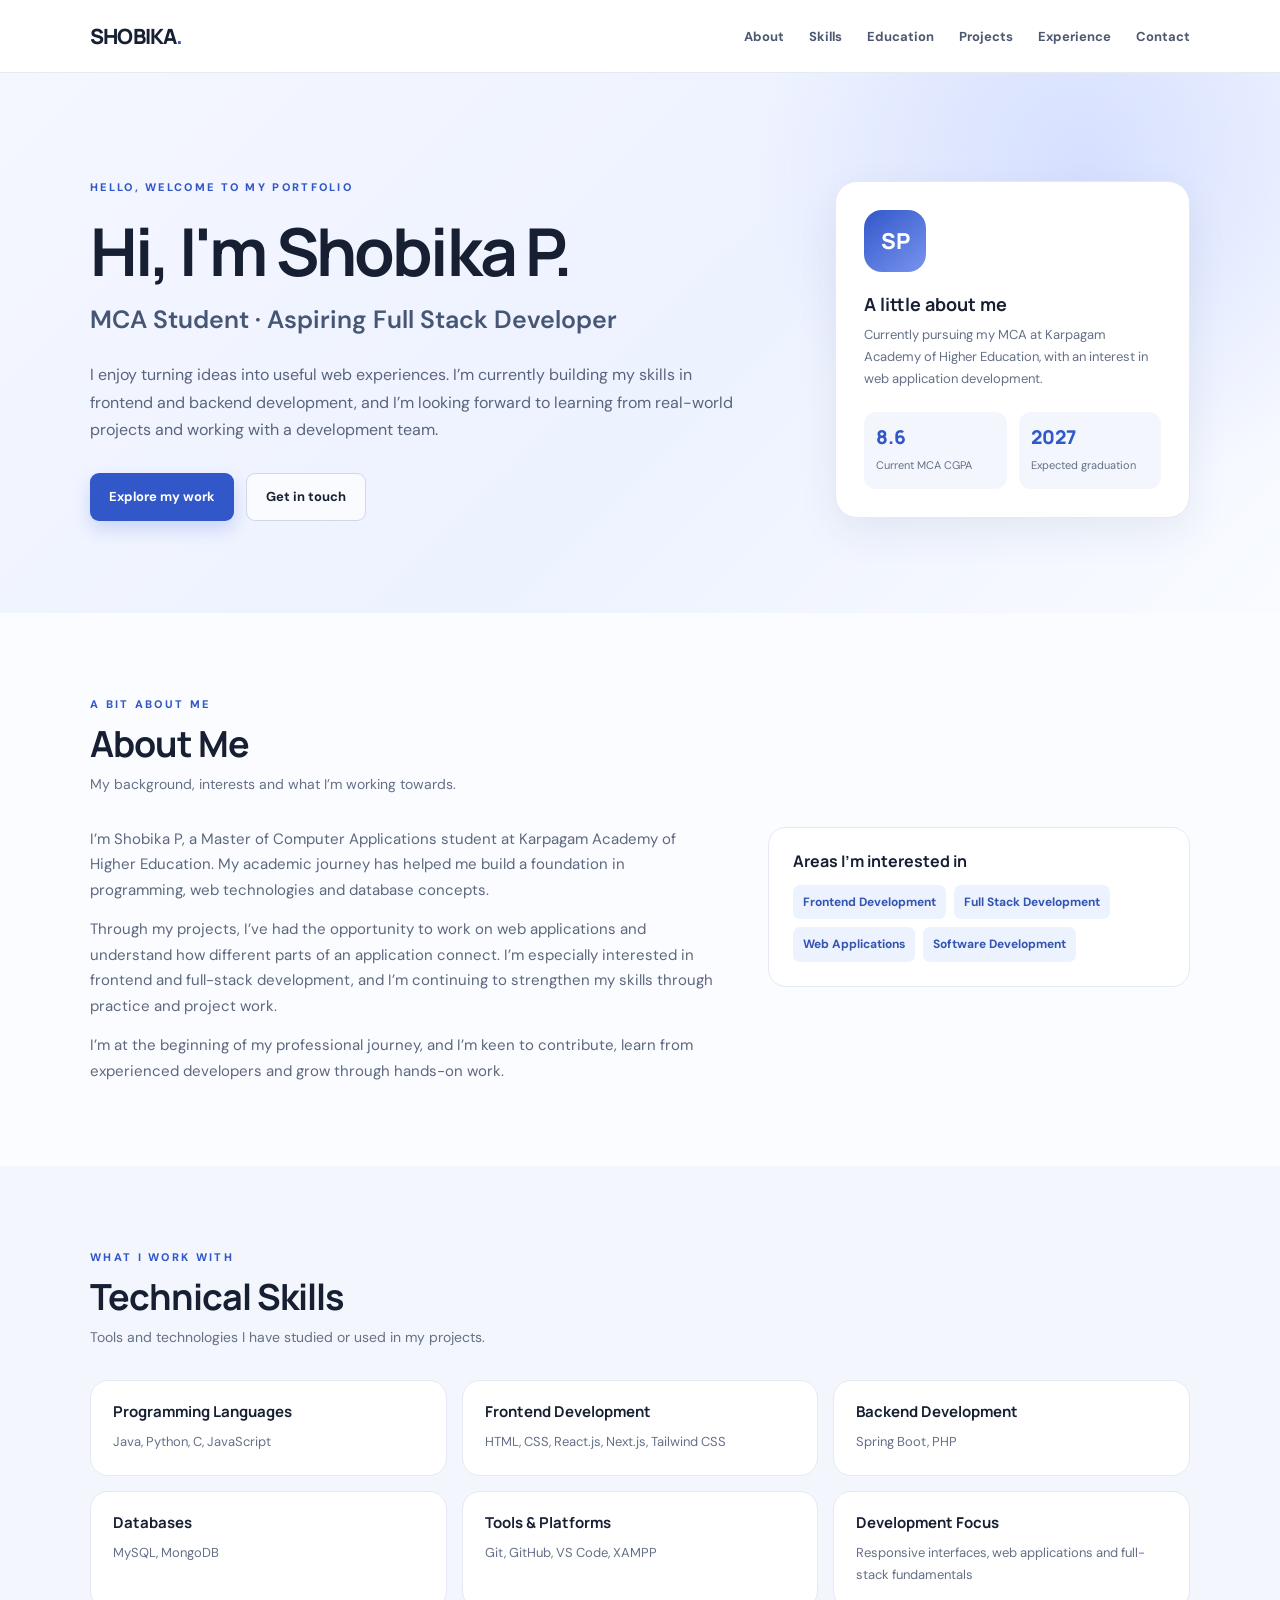
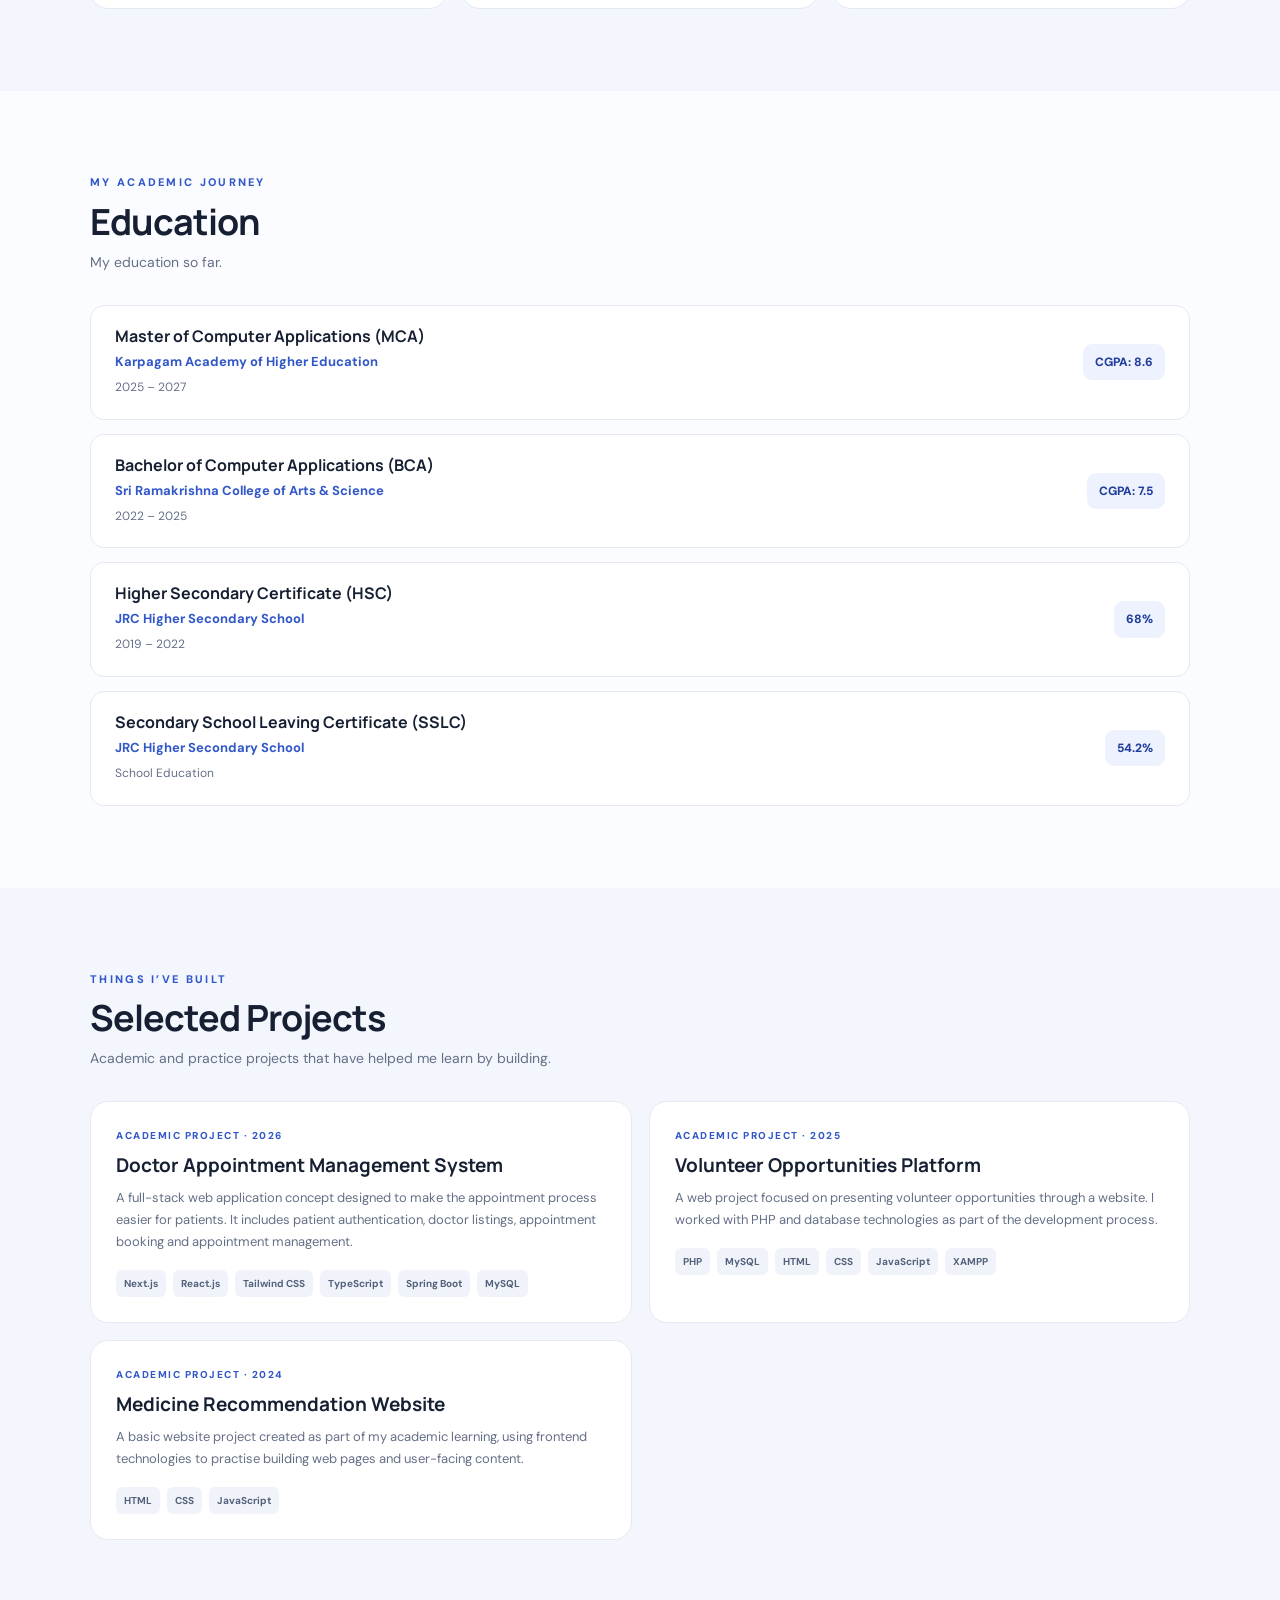
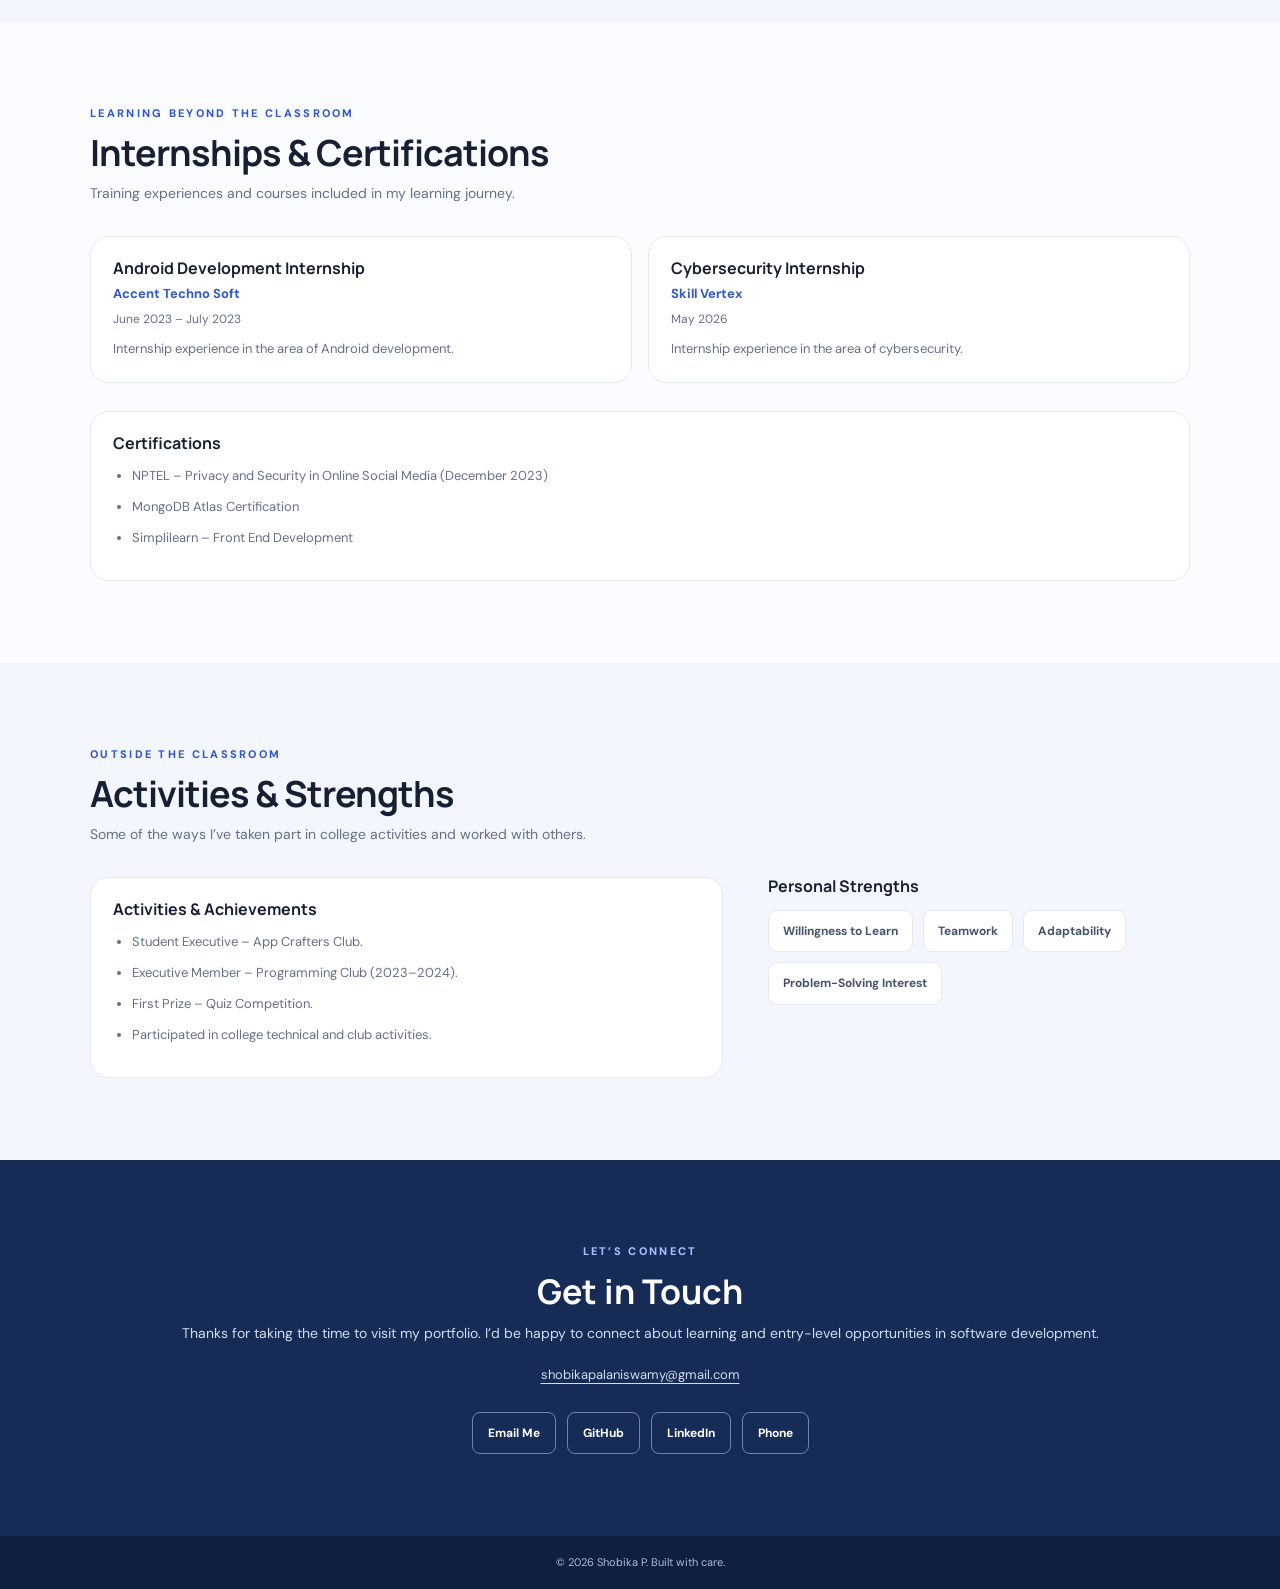
<file: index.html>
<!DOCTYPE html>
<html lang="en">
<head>
  <meta charset="UTF-8">
  <meta name="viewport" content="width=device-width, initial-scale=1.0">
  <meta name="description" content="Shobika P — MCA student and aspiring full-stack developer.">
  <title>Shobika P | Developer Portfolio</title>

  <link rel="preconnect" href="https://fonts.googleapis.com">
  <link rel="preconnect" href="https://fonts.gstatic.com" crossorigin>
  <link href="https://fonts.googleapis.com/css2?family=DM+Sans:wght@400;500;600;700&family=Manrope:wght@400;500;600;700;800&display=swap" rel="stylesheet">

  <style>
    :root {
      --ink: #172033;
      --muted: #657087;
      --blue: #3157c8;
      --blue-dark: #203d9b;
      --pale: #f3f6fc;
      --line: #e4e9f2;
      --radius: 18px;
      --shadow: 0 14px 40px rgba(28, 48, 94, .08);
    }

    * { box-sizing: border-box; margin: 0; padding: 0; }

    html {
      scroll-behavior: smooth;
      scroll-padding-top: 88px;
    }

    body {
      font-family: "DM Sans", sans-serif;
      color: var(--ink);
      background: #fbfcff;
      line-height: 1.7;
    }

    a { color: inherit; text-decoration: none; }

    .wrap {
      width: min(1100px, calc(100% - 44px));
      margin: auto;
    }

    .nav {
      position: sticky;
      top: 0;
      z-index: 20;
      background: rgba(255,255,255,.94);
      backdrop-filter: blur(14px);
      border-bottom: 1px solid var(--line);
    }

    .nav-inner {
      min-height: 72px;
      display: flex;
      align-items: center;
      justify-content: space-between;
      gap: 24px;
    }

    .brand {
      font: 800 21px "Manrope", sans-serif;
      letter-spacing: -.8px;
    }

    .brand span { color: var(--blue); }

    .nav-links {
      display: flex;
      align-items: center;
      gap: 25px;
      list-style: none;
    }

    .nav-links a {
      color: #4e5870;
      font-size: 13px;
      font-weight: 700;
      transition: color .2s;
    }

    .nav-links a:hover { color: var(--blue); }

    .menu-btn {
      display: none;
      border: 1px solid var(--line);
      background: white;
      border-radius: 10px;
      padding: 8px 12px;
      font: inherit;
      cursor: pointer;
    }

    .hero {
      padding: 105px 0 92px;
      background:
        radial-gradient(circle at 85% 18%, rgba(130,157,255,.23), transparent 28%),
        linear-gradient(135deg,#f5f7ff 0%,#edf2ff 55%,#f9fbff 100%);
    }

    .hero-grid {
      display: grid;
      grid-template-columns: 1.45fr .75fr;
      align-items: center;
      gap: 60px;
    }

    .eyebrow {
      color: var(--blue);
      text-transform: uppercase;
      letter-spacing: 2.3px;
      font-size: 11px;
      font-weight: 800;
    }

    h1, h2, h3 {
      font-family: "Manrope", sans-serif;
      line-height: 1.2;
    }

    h1 {
      font-size: clamp(42px, 6vw, 66px);
      letter-spacing: -2.8px;
      margin: 15px 0 8px;
    }

    .role {
      font-size: clamp(19px, 2.5vw, 25px);
      color: #465675;
      font-weight: 600;
      margin-bottom: 20px;
    }

    .intro {
      max-width: 650px;
      color: #59657d;
      font-size: 16px;
    }

    .actions {
      display: flex;
      flex-wrap: wrap;
      gap: 12px;
      margin-top: 30px;
    }

    .btn {
      display: inline-flex;
      align-items: center;
      justify-content: center;
      padding: 12px 19px;
      border-radius: 9px;
      font-size: 13px;
      font-weight: 700;
      transition: transform .2s, background .2s;
    }

    .btn:hover { transform: translateY(-2px); }

    .primary {
      color: white;
      background: var(--blue);
      box-shadow: 0 8px 18px rgba(49,87,200,.2);
    }

    .primary:hover { background: var(--blue-dark); }

    .secondary {
      color: var(--ink);
      border: 1px solid #cfd7e8;
      background: rgba(255,255,255,.7);
    }

    .hero-note {
      background: white;
      border: 1px solid #e3e9f5;
      border-radius: 22px;
      padding: 28px;
      box-shadow: var(--shadow);
    }

    .initials {
      width: 62px;
      height: 62px;
      display: grid;
      place-items: center;
      border-radius: 18px;
      color: white;
      background: linear-gradient(140deg,#3157c8,#7894ef);
      font: 800 22px "Manrope";
      margin-bottom: 22px;
    }

    .hero-note h3 { font-size: 18px; margin-bottom: 8px; }
    .hero-note p { color: var(--muted); font-size: 13px; }

    .quick-facts {
      display: grid;
      grid-template-columns: 1fr 1fr;
      gap: 12px;
      margin-top: 22px;
    }

    .fact {
      padding: 12px;
      background: var(--pale);
      border-radius: 12px;
    }

    .fact strong {
      display: block;
      font: 800 19px "Manrope";
      color: var(--blue);
    }

    .fact span { color: var(--muted); font-size: 11px; }

    section { padding: 82px 0; }

    .section-head { margin-bottom: 30px; }

    .section-head h2 {
      font-size: clamp(28px,4vw,36px);
      letter-spacing: -1px;
      margin: 8px 0;
    }

    .section-head p {
      color: var(--muted);
      font-size: 14px;
    }

    .about-grid {
      display: grid;
      grid-template-columns: 1.2fr .8fr;
      gap: 45px;
      align-items: start;
    }

    .about-copy { color: #5d687e; font-size: 15px; }
    .about-copy p + p { margin-top: 14px; }

    .interest-card {
      padding: 24px;
      border: 1px solid var(--line);
      border-radius: var(--radius);
      background: white;
    }

    .interest-card h3 { font-size: 16px; margin-bottom: 14px; }

    .interest-list {
      display: flex;
      flex-wrap: wrap;
      gap: 8px;
    }

    .chip {
      display: inline-block;
      background: #edf2ff;
      color: #3454b2;
      border-radius: 7px;
      padding: 7px 10px;
      font-size: 12px;
      font-weight: 700;
    }

    .soft { background: var(--pale); }

    .skills-grid {
      display: grid;
      grid-template-columns: repeat(3,1fr);
      gap: 15px;
    }

    .skill-card, .card {
      background: white;
      border: 1px solid var(--line);
      border-radius: var(--radius);
      padding: 22px;
    }

    .skill-card h3 { font-size: 15px; margin-bottom: 10px; }
    .skill-card p { color: var(--muted); font-size: 13px; }

    .education-list { display: grid; gap: 14px; }

    .education-card {
      background: white;
      border: 1px solid var(--line);
      border-radius: 14px;
      padding: 21px 24px;
      display: grid;
      grid-template-columns: 1fr auto;
      gap: 18px;
    }

    .education-card h3 { font-size: 16px; }

    .institution {
      color: var(--blue);
      font-size: 13px;
      font-weight: 700;
      margin-top: 5px;
    }

    .date { color: var(--muted); font-size: 12px; margin-top: 4px; }

    .score {
      align-self: center;
      background: #eef2ff;
      color: var(--blue-dark);
      border-radius: 9px;
      padding: 8px 12px;
      font-size: 12px;
      font-weight: 800;
      white-space: nowrap;
    }

    .project-grid {
      display: grid;
      grid-template-columns: repeat(2,1fr);
      gap: 17px;
    }

    .project-card {
      background: white;
      border: 1px solid var(--line);
      border-radius: var(--radius);
      padding: 25px;
      transition: transform .2s, box-shadow .2s;
    }

    .project-card:hover {
      transform: translateY(-4px);
      box-shadow: var(--shadow);
    }

    .project-meta {
      color: var(--blue);
      font-size: 10px;
      font-weight: 800;
      letter-spacing: 1.5px;
    }

    .project-card h3 { font-size: 19px; margin: 10px 0; }
    .project-card p { color: var(--muted); font-size: 13px; }

    .tags {
      display: flex;
      flex-wrap: wrap;
      gap: 7px;
      margin-top: 17px;
    }

    .tags span {
      background: #f0f3fa;
      color: #53617a;
      border-radius: 6px;
      padding: 5px 8px;
      font-size: 10px;
      font-weight: 700;
    }

    .timeline {
      display: grid;
      grid-template-columns: 1fr 1fr;
      gap: 16px;
    }

    .timeline .card h3 { font-size: 16px; }

    .timeline .card p {
      color: var(--muted);
      font-size: 13px;
      margin-top: 8px;
    }

    .plain-list {
      padding-left: 19px;
      color: var(--muted);
      font-size: 13px;
    }

    .plain-list li { margin: 9px 0; }

    .strengths {
      display: flex;
      flex-wrap: wrap;
      gap: 10px;
    }

    .strengths span {
      background: white;
      border: 1px solid var(--line);
      padding: 10px 14px;
      border-radius: 9px;
      color: #46536c;
      font-size: 12px;
      font-weight: 700;
    }

    .contact {
      color: white;
      background: #172b57;
      text-align: center;
    }

    .contact .eyebrow { color: #aebfff; }
    .contact h2 { font-size: 34px; margin: 10px 0; }
    .contact p { color: #d4dcf1; font-size: 14px; }

    .contact-links {
      display: flex;
      flex-wrap: wrap;
      justify-content: center;
      gap: 11px;
      margin-top: 25px;
    }

    .contact-links a {
      border: 1px solid #7183b3;
      border-radius: 8px;
      padding: 10px 15px;
      font-size: 12px;
      font-weight: 700;
      transition: background .2s;
    }

    .contact-links a:hover { background: #29447f; }

    .email-address {
      display: inline-block;
      margin-top: 18px;
      color: #d4dcf1;
      font-size: 13px;
      text-decoration: underline;
      text-underline-offset: 4px;
    }

    footer {
      background: #101f40;
      color: #aebbd9;
      text-align: center;
      padding: 17px;
      font-size: 11px;
    }

    @media (max-width: 820px) {
      .hero-grid, .about-grid { grid-template-columns: 1fr; gap: 30px; }
      .hero-note { max-width: 470px; }
      .skills-grid { grid-template-columns: repeat(2,1fr); }
    }

    @media (max-width: 650px) {
      .nav-inner { min-height: 65px; }
      .menu-btn { display: block; }

      .nav-links {
        display: none;
        position: absolute;
        top: 64px;
        left: 0;
        right: 0;
        padding: 18px 22px;
        background: white;
        border-bottom: 1px solid var(--line);
        flex-direction: column;
        align-items: flex-start;
        gap: 14px;
      }

      .nav-links.open { display: flex; }
      .hero { padding: 75px 0 65px; }
      section { padding: 62px 0; }

      .skills-grid, .project-grid, .timeline {
        grid-template-columns: 1fr;
      }

      .education-card {
        grid-template-columns: 1fr;
        gap: 8px;
      }

      .score { justify-self: start; }
      h1 { letter-spacing: -1.8px; }
    }
  </style>
</head>

<body>

  <header class="nav">
    <div class="wrap nav-inner">
      <a class="brand" href="#home">SHOBIKA<span>.</span></a>

      <button class="menu-btn" id="menuBtn"
        aria-label="Toggle navigation" aria-expanded="false">
        Menu
      </button>

      <ul class="nav-links" id="navLinks">
        <li><a href="#about">About</a></li>
        <li><a href="#skills">Skills</a></li>
        <li><a href="#education">Education</a></li>
        <li><a href="#projects">Projects</a></li>
        <li><a href="#experience">Experience</a></li>
        <li><a href="#contact">Contact</a></li>
      </ul>
    </div>
  </header>

  <main>

    <section class="hero" id="home">
      <div class="wrap hero-grid">
        <div>
          <div class="eyebrow">Hello, welcome to my portfolio</div>
          <h1>Hi, I'm Shobika P.</h1>
          <div class="role">MCA Student · Aspiring Full Stack Developer</div>

          <p class="intro">
            I enjoy turning ideas into useful web experiences. I’m currently
            building my skills in frontend and backend development, and I’m
            looking forward to learning from real-world projects and working
            with a development team.
          </p>

          <div class="actions">
            <a class="btn primary" href="#projects">Explore my work</a>
            <a class="btn secondary" href="#contact">Get in touch</a>
          </div>
        </div>

        <aside class="hero-note">
          <div class="initials">SP</div>
          <h3>A little about me</h3>
          <p>
            Currently pursuing my MCA at Karpagam Academy of Higher Education,
            with an interest in web application development.
          </p>

          <div class="quick-facts">
            <div class="fact">
              <strong>8.6</strong>
              <span>Current MCA CGPA</span>
            </div>
            <div class="fact">
              <strong>2027</strong>
              <span>Expected graduation</span>
            </div>
          </div>
        </aside>
      </div>
    </section>

    <section id="about">
      <div class="wrap">
        <div class="section-head">
          <div class="eyebrow">A bit about me</div>
          <h2>About Me</h2>
          <p>My background, interests and what I’m working towards.</p>
        </div>

        <div class="about-grid">
          <div class="about-copy">
            <p>
              I’m Shobika P, a Master of Computer Applications student at
              Karpagam Academy of Higher Education. My academic journey has
              helped me build a foundation in programming, web technologies
              and database concepts.
            </p>

            <p>
              Through my projects, I’ve had the opportunity to work on web
              applications and understand how different parts of an
              application connect. I’m especially interested in frontend and
              full-stack development, and I’m continuing to strengthen my
              skills through practice and project work.
            </p>

            <p>
              I’m at the beginning of my professional journey, and I’m keen
              to contribute, learn from experienced developers and grow
              through hands-on work.
            </p>
          </div>

          <div class="interest-card">
            <h3>Areas I’m interested in</h3>
            <div class="interest-list">
              <span class="chip">Frontend Development</span>
              <span class="chip">Full Stack Development</span>
              <span class="chip">Web Applications</span>
              <span class="chip">Software Development</span>
            </div>
          </div>
        </div>
      </div>
    </section>

    <section class="soft" id="skills">
      <div class="wrap">
        <div class="section-head">
          <div class="eyebrow">What I work with</div>
          <h2>Technical Skills</h2>
          <p>Tools and technologies I have studied or used in my projects.</p>
        </div>

        <div class="skills-grid">
          <article class="skill-card">
            <h3>Programming Languages</h3>
            <p>Java, Python, C, JavaScript</p>
          </article>

          <article class="skill-card">
            <h3>Frontend Development</h3>
            <p>HTML, CSS, React.js, Next.js, Tailwind CSS</p>
          </article>

          <article class="skill-card">
            <h3>Backend Development</h3>
            <p>Spring Boot, PHP</p>
          </article>

          <article class="skill-card">
            <h3>Databases</h3>
            <p>MySQL, MongoDB</p>
          </article>

          <article class="skill-card">
            <h3>Tools & Platforms</h3>
            <p>Git, GitHub, VS Code, XAMPP</p>
          </article>

          <article class="skill-card">
            <h3>Development Focus</h3>
            <p>Responsive interfaces, web applications and full-stack fundamentals</p>
          </article>
        </div>
      </div>
    </section>

    <section id="education">
      <div class="wrap">
        <div class="section-head">
          <div class="eyebrow">My academic journey</div>
          <h2>Education</h2>
          <p>My education so far.</p>
        </div>

        <div class="education-list">
          <article class="education-card">
            <div>
              <h3>Master of Computer Applications (MCA)</h3>
              <div class="institution">Karpagam Academy of Higher Education</div>
              <div class="date">2025 – 2027</div>
            </div>
            <div class="score">CGPA: 8.6</div>
          </article>

          <article class="education-card">
            <div>
              <h3>Bachelor of Computer Applications (BCA)</h3>
              <div class="institution">Sri Ramakrishna College of Arts & Science</div>
              <div class="date">2022 – 2025</div>
            </div>
            <div class="score">CGPA: 7.5</div>
          </article>

          <article class="education-card">
            <div>
              <h3>Higher Secondary Certificate (HSC)</h3>
              <div class="institution">JRC Higher Secondary School</div>
              <div class="date">2019 – 2022</div>
            </div>
            <div class="score">68%</div>
          </article>

          <article class="education-card">
            <div>
              <h3>Secondary School Leaving Certificate (SSLC)</h3>
              <div class="institution">JRC Higher Secondary School</div>
              <div class="date">School Education</div>
            </div>
            <div class="score">54.2%</div>
          </article>
        </div>
      </div>
    </section>

    <section class="soft" id="projects">
      <div class="wrap">
        <div class="section-head">
          <div class="eyebrow">Things I’ve built</div>
          <h2>Selected Projects</h2>
          <p>Academic and practice projects that have helped me learn by building.</p>
        </div>

        <div class="project-grid">
          <article class="project-card">
            <div class="project-meta">ACADEMIC PROJECT · 2026</div>
            <h3>Doctor Appointment Management System</h3>
            <p>
              A full-stack web application concept designed to make the
              appointment process easier for patients. It includes patient
              authentication, doctor listings, appointment booking and
              appointment management.
            </p>
            <div class="tags">
              <span>Next.js</span>
              <span>React.js</span>
              <span>Tailwind CSS</span>
              <span>TypeScript</span>
              <span>Spring Boot</span>
              <span>MySQL</span>
            </div>
          </article>

          <article class="project-card">
            <div class="project-meta">ACADEMIC PROJECT · 2025</div>
            <h3>Volunteer Opportunities Platform</h3>
            <p>
              A web project focused on presenting volunteer opportunities
              through a website. I worked with PHP and database technologies
              as part of the development process.
            </p>
            <div class="tags">
              <span>PHP</span>
              <span>MySQL</span>
              <span>HTML</span>
              <span>CSS</span>
              <span>JavaScript</span>
              <span>XAMPP</span>
            </div>
          </article>

          <article class="project-card">
            <div class="project-meta">ACADEMIC PROJECT · 2024</div>
            <h3>Medicine Recommendation Website</h3>
            <p>
              A basic website project created as part of my academic learning,
              using frontend technologies to practise building web pages
              and user-facing content.
            </p>
            <div class="tags">
              <span>HTML</span>
              <span>CSS</span>
              <span>JavaScript</span>
            </div>
          </article>
        </div>
      </div>
    </section>

    <section id="experience">
      <div class="wrap">
        <div class="section-head">
          <div class="eyebrow">Learning beyond the classroom</div>
          <h2>Internships & Certifications</h2>
          <p>Training experiences and courses included in my learning journey.</p>
        </div>

        <div class="timeline">
          <article class="card">
            <h3>Android Development Internship</h3>
            <div class="institution">Accent Techno Soft</div>
            <div class="date">June 2023 – July 2023</div>
            <p>Internship experience in the area of Android development.</p>
          </article>

          <article class="card">
            <h3>Cybersecurity Internship</h3>
            <div class="institution">Skill Vertex</div>
            <div class="date">May 2026</div>
            <p>Internship experience in the area of cybersecurity.</p>
          </article>
        </div>

        <div style="height:28px"></div>

        <div class="card">
          <h3 style="font-size:16px;margin-bottom:12px">Certifications</h3>
          <ul class="plain-list">
            <li>NPTEL – Privacy and Security in Online Social Media (December 2023)</li>
            <li>MongoDB Atlas Certification</li>
            <li>Simplilearn – Front End Development</li>
          </ul>
        </div>
      </div>
    </section>

    <section class="soft" id="activities">
      <div class="wrap">
        <div class="section-head">
          <div class="eyebrow">Outside the classroom</div>
          <h2>Activities & Strengths</h2>
          <p>Some of the ways I’ve taken part in college activities and worked with others.</p>
        </div>

        <div class="about-grid">
          <div class="card">
            <h3 style="font-size:16px;margin-bottom:12px">Activities & Achievements</h3>
            <ul class="plain-list">
              <li>Student Executive – App Crafters Club.</li>
              <li>Executive Member – Programming Club (2023–2024).</li>
              <li>First Prize – Quiz Competition.</li>
              <li>Participated in college technical and club activities.</li>
            </ul>
          </div>

          <div>
            <h3 style="font-size:16px;margin-bottom:14px">Personal Strengths</h3>
            <div class="strengths">
              <span>Willingness to Learn</span>
              <span>Teamwork</span>
              <span>Adaptability</span>
              <span>Problem-Solving Interest</span>
            </div>
          </div>
        </div>
      </div>
    </section>

    <section class="contact" id="contact">
      <div class="wrap">
        <div class="eyebrow">Let’s connect</div>
        <h2>Get in Touch</h2>

        <p>
          Thanks for taking the time to visit my portfolio.
          I’d be happy to connect about learning and entry-level
          opportunities in software development.
        </p>

        <!-- Opens Gmail compose directly -->
        <a class="email-address"
           href="https://mail.google.com/mail/?view=cm&amp;fs=1&amp;to=shobikapalaniswamy@gmail.com"
           target="_blank"
           rel="noopener noreferrer">
          shobikapalaniswamy@gmail.com
        </a>

        <div class="contact-links">

          <a href="https://mail.google.com/mail/?view=cm&amp;fs=1&amp;to=shobikapalaniswamy@gmail.com"
             target="_blank"
             rel="noopener noreferrer">
            Email Me
          </a>

          <a href="https://github.com/shobikadeveloper"
             target="_blank"
             rel="noopener noreferrer">
            GitHub
          </a>

          <a href="https://www.linkedin.com/in/shobika12"
             target="_blank"
             rel="noopener noreferrer">
            LinkedIn
          </a>

          <a href="tel:+918870677320">Phone</a>

        </div>
      </div>
    </section>

  </main>

  <footer>
    © 2026 Shobika P. Built with care.
  </footer>

  <script>
    const menuBtn = document.getElementById("menuBtn");
    const navLinks = document.getElementById("navLinks");

    menuBtn.addEventListener("click", () => {
      const isOpen = navLinks.classList.toggle("open");
      menuBtn.setAttribute("aria-expanded", String(isOpen));
    });

    navLinks.querySelectorAll("a").forEach(link => {
      link.addEventListener("click", () => {
        navLinks.classList.remove("open");
        menuBtn.setAttribute("aria-expanded", "false");
      });
    });
  </script>

</body>
</html>
</file>
